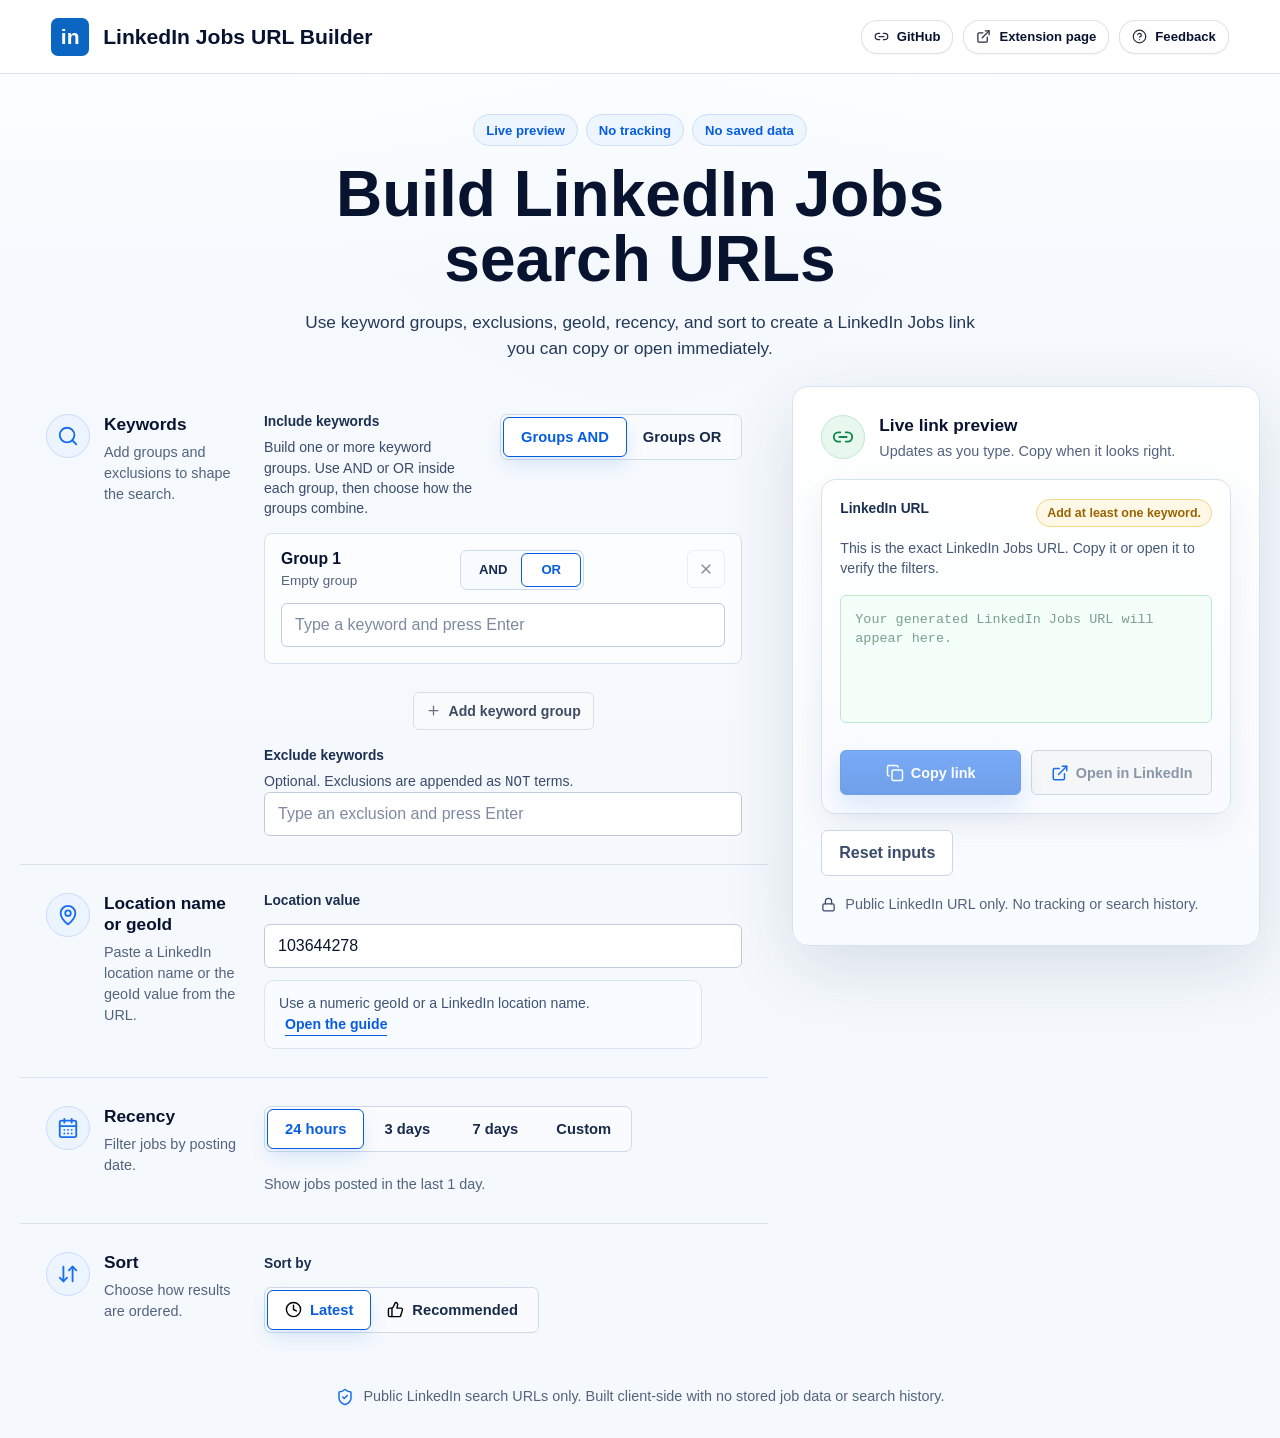
<file: landing/url-builder/index.html>
<!doctype html>
<html lang="en">
  <head>
    <meta charset="utf-8">
    <meta name="viewport" content="width=device-width, initial-scale=1">
    <title>LinkedIn Jobs URL Builder</title>
    <meta
      name="description"
      content="Build LinkedIn Jobs search URLs from keyword groups, exclusions, geoId, recency, and sort. Client-side only."
    >
    <link rel="stylesheet" href="./styles.css?v=advanced-boolean-3">
  </head>
  <body>
    <header class="topbar">
      <a class="brand" href="./" aria-label="LinkedIn Jobs URL Builder home">
        <span class="brand-mark">in</span>
        <span>LinkedIn Jobs URL Builder</span>
      </a>
      <div class="topbar-ctas" aria-label="Project links">
        <a class="topbar-cta" href="https://github.com/Ajandaghian/JobFocus_Assist" target="_blank" rel="noreferrer">
          <img src="./assets/icons/link-2.svg" alt="">
          <span>GitHub</span>
        </a>
        <a class="topbar-cta" href="https://github.com/Ajandaghian/JobFocus_Assist/blob/main/README.md" target="_blank" rel="noreferrer">
          <img src="./assets/icons/external-link.svg" alt="">
          <span>Extension page</span>
        </a>
        <a class="topbar-cta" href="https://github.com/Ajandaghian/JobFocus_Assist/issues/new" target="_blank" rel="noreferrer">
          <img src="./assets/icons/circle-help.svg" alt="">
          <span>Feedback</span>
        </a>
      </div>
    </header>

    <main>
      <section class="hero" aria-labelledby="page-title">
        <div class="hero-eyebrow">
          <span>Live preview</span>
          <span>No tracking</span>
          <span>No saved data</span>
        </div>
        <h1 id="page-title">Build LinkedIn Jobs search URLs</h1>
        <p>Use keyword groups, exclusions, geoId, recency, and sort to create a LinkedIn Jobs link you can copy or open immediately.</p>
      </section>

      <section class="builder-layout" aria-label="LinkedIn URL builder">
        <form class="builder-inputs" id="builder-form" novalidate>
          <section class="builder-row keywords-row" aria-labelledby="keywords-title">
            <aside class="row-label">
              <span class="row-icon"><img src="./assets/icons/search.svg" alt=""></span>
              <div>
                <h2 id="keywords-title">Keywords</h2>
                <p>Add groups and exclusions to shape the search.</p>
              </div>
            </aside>

            <div class="row-main">
              <div class="keyword-sections">
                <section class="keyword-section keyword-section--include" aria-labelledby="include-keywords-title">
                  <div class="section-head">
                    <div>
                      <span class="field-label" id="include-keywords-title">Include keywords</span>
                      <p>Build one or more keyword groups. Use AND or OR inside each group, then choose how the groups combine.</p>
                    </div>
                    <div class="segmented compact-segmented" role="radiogroup" aria-label="Join groups with">
                      <label>
                        <input type="radio" name="groupJoin" value="AND" checked>
                        <span>Groups AND</span>
                      </label>
                      <label>
                        <input type="radio" name="groupJoin" value="OR">
                        <span>Groups OR</span>
                      </label>
                    </div>
                  </div>

                  <div class="group-stack" id="group-stack" aria-live="polite"></div>

                  <div class="add-group-row">
                    <button class="secondary-button add-group-button" id="add-group-button" type="button">
                      <img src="./assets/icons/plus.svg" alt="">
                      Add keyword group
                    </button>
                  </div>
                </section>

                <section class="keyword-section keyword-section--exclude" aria-labelledby="exclude-keywords-title">
                  <div class="term-block">
                    <span class="field-label" id="exclude-keywords-title">Exclude keywords</span>
                    <p class="section-copy">Optional. Exclusions are appended as <code>NOT</code> terms.</p>
                    <input id="exclude-input" class="term-input" type="text" autocomplete="off" placeholder="Type an exclusion and press Enter">
                    <div class="chips" id="exclude-chips" aria-live="polite"></div>
                    <p class="chip-count" id="exclude-hint"></p>
                  </div>
                </section>
              </div>

              <div class="boolean-preview">
                <span class="field-label">Boolean preview</span>
                <code id="keyword-preview">Add keywords to preview the Boolean structure.</code>
              </div>
            </div>
          </section>

          <section class="builder-row" aria-labelledby="location-title">
            <aside class="row-label">
              <span class="row-icon"><img src="./assets/icons/map-pin.svg" alt=""></span>
              <div>
                <h2 id="location-title">Location name or geoId</h2>
                <p>Paste a LinkedIn location name or the geoId value from the URL.</p>
              </div>
            </aside>

            <div class="row-main location-stack">
              <label class="field-block">
                <span class="field-label">Location value</span>
                <input id="geo-id" type="text" inputmode="text" value="103644278" autocomplete="off" placeholder="geoId or location name">
              </label>
              <p class="field-note">Use a numeric geoId or a LinkedIn location name. <button class="text-link" type="button" data-open-guide>Open the guide</button></p>
            </div>
          </section>

          <section class="builder-row compact-row" aria-labelledby="recency-title">
            <aside class="row-label">
              <span class="row-icon"><img src="./assets/icons/calendar-days.svg" alt=""></span>
              <div>
                <h2 id="recency-title">Recency</h2>
                <p>Filter jobs by posting date.</p>
              </div>
            </aside>

            <div class="row-main compact-main">
              <div class="button-group" role="radiogroup" aria-label="Recency">
                <label><input type="radio" name="recency" value="1" checked><span>24 hours</span></label>
                <label><input type="radio" name="recency" value="3"><span>3 days</span></label>
                <label><input type="radio" name="recency" value="7"><span>7 days</span></label>
                <label><input type="radio" name="recency" value="custom"><span>Custom</span></label>
              </div>
              <label class="custom-days" id="custom-days-wrap">
                <span class="field-label">Custom days</span>
                <input id="custom-days" type="number" min="1" step="1" value="14">
              </label>
              <p class="hint" id="recency-copy">Show jobs posted in the last 7 days.</p>
            </div>
          </section>

          <section class="builder-row compact-row" aria-labelledby="sort-title">
            <aside class="row-label">
              <span class="row-icon"><img src="./assets/icons/arrow-down-up.svg" alt=""></span>
              <div>
                <h2 id="sort-title">Sort</h2>
                <p>Choose how results are ordered.</p>
              </div>
            </aside>

            <div class="row-main compact-main">
              <span class="field-label sort-label">Sort by</span>
              <div class="button-group" role="radiogroup" aria-label="Sort order">
                <label><input type="radio" name="sortBy" value="DD" checked><span><img src="./assets/icons/clock.svg" alt=""> Latest</span></label>
                <label><input type="radio" name="sortBy" value="R"><span><img src="./assets/icons/thumbs-up.svg" alt=""> Recommended</span></label>
              </div>
            </div>
          </section>
        </form>

        <aside class="generated-panel" aria-labelledby="output-title">
          <div class="generated-head">
            <span class="row-icon success"><img src="./assets/icons/link-2.svg" alt=""></span>
            <div>
              <h2 id="output-title">Live link preview</h2>
              <p>Updates as you type. Copy when it looks right.</p>
            </div>
          </div>

          <div class="preview-slab">
            <div class="url-card-head">
              <label for="generated-url">LinkedIn URL</label>
              <span class="status" id="status-text" aria-live="polite">Need keywords</span>
            </div>
            <p class="preview-copy">This is the exact LinkedIn Jobs URL. Copy it or open it to verify the filters.</p>
            <textarea id="generated-url" readonly rows="5" spellcheck="false" aria-label="Generated LinkedIn Jobs URL" placeholder="Your generated LinkedIn Jobs URL will appear here."></textarea>
            <div class="action-grid">
              <button id="copy-button" type="button"><img src="./assets/icons/copy.svg" alt=""> Copy link</button>
              <a id="open-link" href="#" target="_blank" rel="noreferrer"><img src="./assets/icons/external-link.svg" alt=""> Open in LinkedIn</a>
            </div>
          </div>

          <button class="reset-button" id="reset-button" type="button">Reset inputs</button>
          <p class="privacy-note"><img src="./assets/icons/lock.svg" alt=""> Public LinkedIn URL only. No tracking or search history.</p>
        </aside>
      </section>

      <dialog id="geo-guide-dialog" class="geo-dialog" aria-labelledby="geo-guide-dialog-title">
        <form method="dialog" class="geo-dialog__panel">
          <div class="geo-dialog__head">
            <div>
              <p class="dialog-eyebrow">Location guide</p>
              <h2 id="geo-guide-dialog-title">How to find geoId or a location name</h2>
              <p>Use this if you want the LinkedIn URL to target a place without guessing the value.</p>
            </div>
            <button class="icon-button dialog-close" value="close" type="submit" aria-label="Close guide">Close</button>
          </div>

          <div class="geo-steps">
            <article class="geo-step">
              <span class="step-number">1</span>
              <strong>Open LinkedIn Jobs</strong>
              <p>Go to linkedin.com/jobs and start a search.</p>
              <div class="mini-browser">
                <span class="brand-mark small">in</span>
                <span>Jobs</span>
                <span>software engineer</span>
              </div>
            </article>

            <article class="geo-step">
              <span class="step-number">2</span>
              <strong>Choose a location name</strong>
              <p>Select a country, region, or city from LinkedIn's location picker. The text you see there can also work in the builder.</p>
              <div class="mini-select">United States <img src="./assets/icons/x.svg" alt=""></div>
            </article>

            <article class="geo-step">
              <span class="step-number">3</span>
              <strong>Copy the geoId</strong>
              <p>If you want the numeric version, copy the value after <code>geoId=</code> in the LinkedIn URL.</p>
            </article>

            <figure class="guide-visual">
              <img class="guide-art" src="./assets/geoid-guide.png" alt="Browser URL illustration highlighting a LinkedIn geoId parameter">
              <figcaption>
                <strong>That's your geoId:</strong> <mark>103644278</mark>
              </figcaption>
            </figure>
          </div>

          <div class="geo-dialog__footer">
            <button class="dialog-primary" value="close" type="submit">Done</button>
          </div>
        </form>
      </dialog>

      <footer class="footer-note">
        <img src="./assets/icons/shield-check.svg" alt="">
        <span>Public LinkedIn search URLs only. Built client-side with no stored job data or search history.</span>
      </footer>
    </main>

    <script src="./app.js?v=advanced-boolean-3" defer></script>
  </body>
</html>
</file>
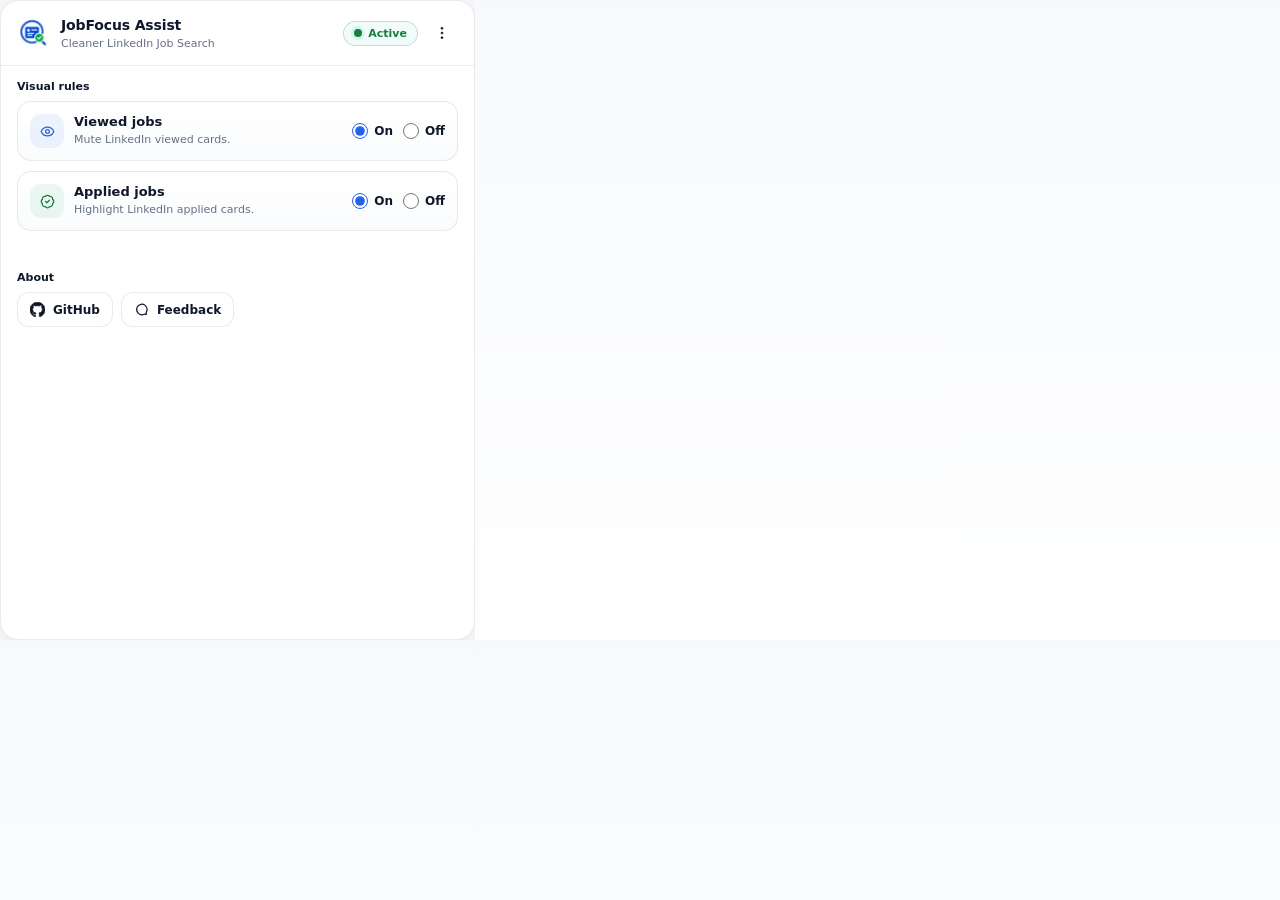
<file: popup.html>
<!doctype html>
<html lang="en">
  <head>
    <meta charset="utf-8" />
    <meta name="viewport" content="width=device-width, initial-scale=1" />
    <title>JobFocus Assist</title>
    <link rel="stylesheet" href="popup.css" />
  </head>
  <body>
    <div class="popup-shell">
      <header class="header">
        <div class="brand">
          <img
            class="brand-icon"
            alt=""
            src="assets/brand/jobfocus-assist-icon-32.png"
            width="32"
            height="32"
          />
          <div class="brand-copy">
            <div class="brand-title">JobFocus Assist</div>
            <div class="brand-subtitle">Cleaner LinkedIn Job Search</div>
          </div>
        </div>

        <div class="header-actions">
          <div id="status-pill" class="status-pill status-pill--active" aria-live="polite">
            <span class="status-pill__dot" aria-hidden="true"></span>
            <span id="status-pill-label">Active</span>
          </div>

          <div class="menu-anchor">
            <button id="menu-button" class="icon-button" type="button" aria-label="Open status menu" aria-expanded="false">
              <span class="icon" data-icon="moreVertical"></span>
            </button>

            <div id="menu-panel" class="menu-panel" hidden role="menu" aria-label="Extension status">
              <button id="menu-active" class="menu-item" type="button" role="menuitem">
                <span class="menu-item__icon" data-icon="check"></span>
                <span class="menu-item__label">Active</span>
              </button>
              <button id="menu-pause" class="menu-item" type="button" role="menuitem">
                <span class="menu-item__icon" data-icon="pause"></span>
                <span class="menu-item__label">Pause extension</span>
              </button>
            </div>
          </div>
        </div>
      </header>

      <main class="main">
        <section class="section">
          <div class="section-heading">Visual rules</div>

          <article class="rule-card">
            <div class="rule-card__lead">
              <div class="rule-badge rule-badge--viewed" aria-hidden="true">
                <span class="icon icon--small" data-icon="eye"></span>
              </div>
              <div>
                <div class="rule-title">Viewed jobs</div>
                <div class="rule-copy">Mute LinkedIn viewed cards.</div>
              </div>
            </div>

            <div class="radio-group" data-group="viewedEnabled">
              <label class="radio-option">
                <input type="radio" name="viewedEnabled" value="true" checked />
                <span>On</span>
              </label>
              <label class="radio-option">
                <input type="radio" name="viewedEnabled" value="false" />
                <span>Off</span>
              </label>
            </div>
          </article>

          <article class="rule-card">
            <div class="rule-card__lead">
              <div class="rule-badge rule-badge--applied" aria-hidden="true">
                <span class="icon icon--small" data-icon="badgeCheck"></span>
              </div>
              <div>
                <div class="rule-title">Applied jobs</div>
                <div class="rule-copy">Highlight LinkedIn applied cards.</div>
              </div>
            </div>

            <div class="radio-group" data-group="appliedEnabled">
              <label class="radio-option">
                <input type="radio" name="appliedEnabled" value="true" checked />
                <span>On</span>
              </label>
              <label class="radio-option">
                <input type="radio" name="appliedEnabled" value="false" />
                <span>Off</span>
              </label>
            </div>
          </article>

        </section>

        <section class="section section--about">
          <div class="section-heading">About</div>
          <div class="about-actions">
            <button class="about-button" type="button" data-action="github">
              <span class="icon icon--small" data-icon="github"></span>
              <span>GitHub</span>
            </button>
            <button class="about-button" type="button" data-action="feedback">
              <span class="icon icon--small" data-icon="messageCircle"></span>
              <span>Feedback</span>
            </button>
          </div>
        </section>
      </main>
    </div>

    <script src="popup.js"></script>
  </body>
</html>
</file>
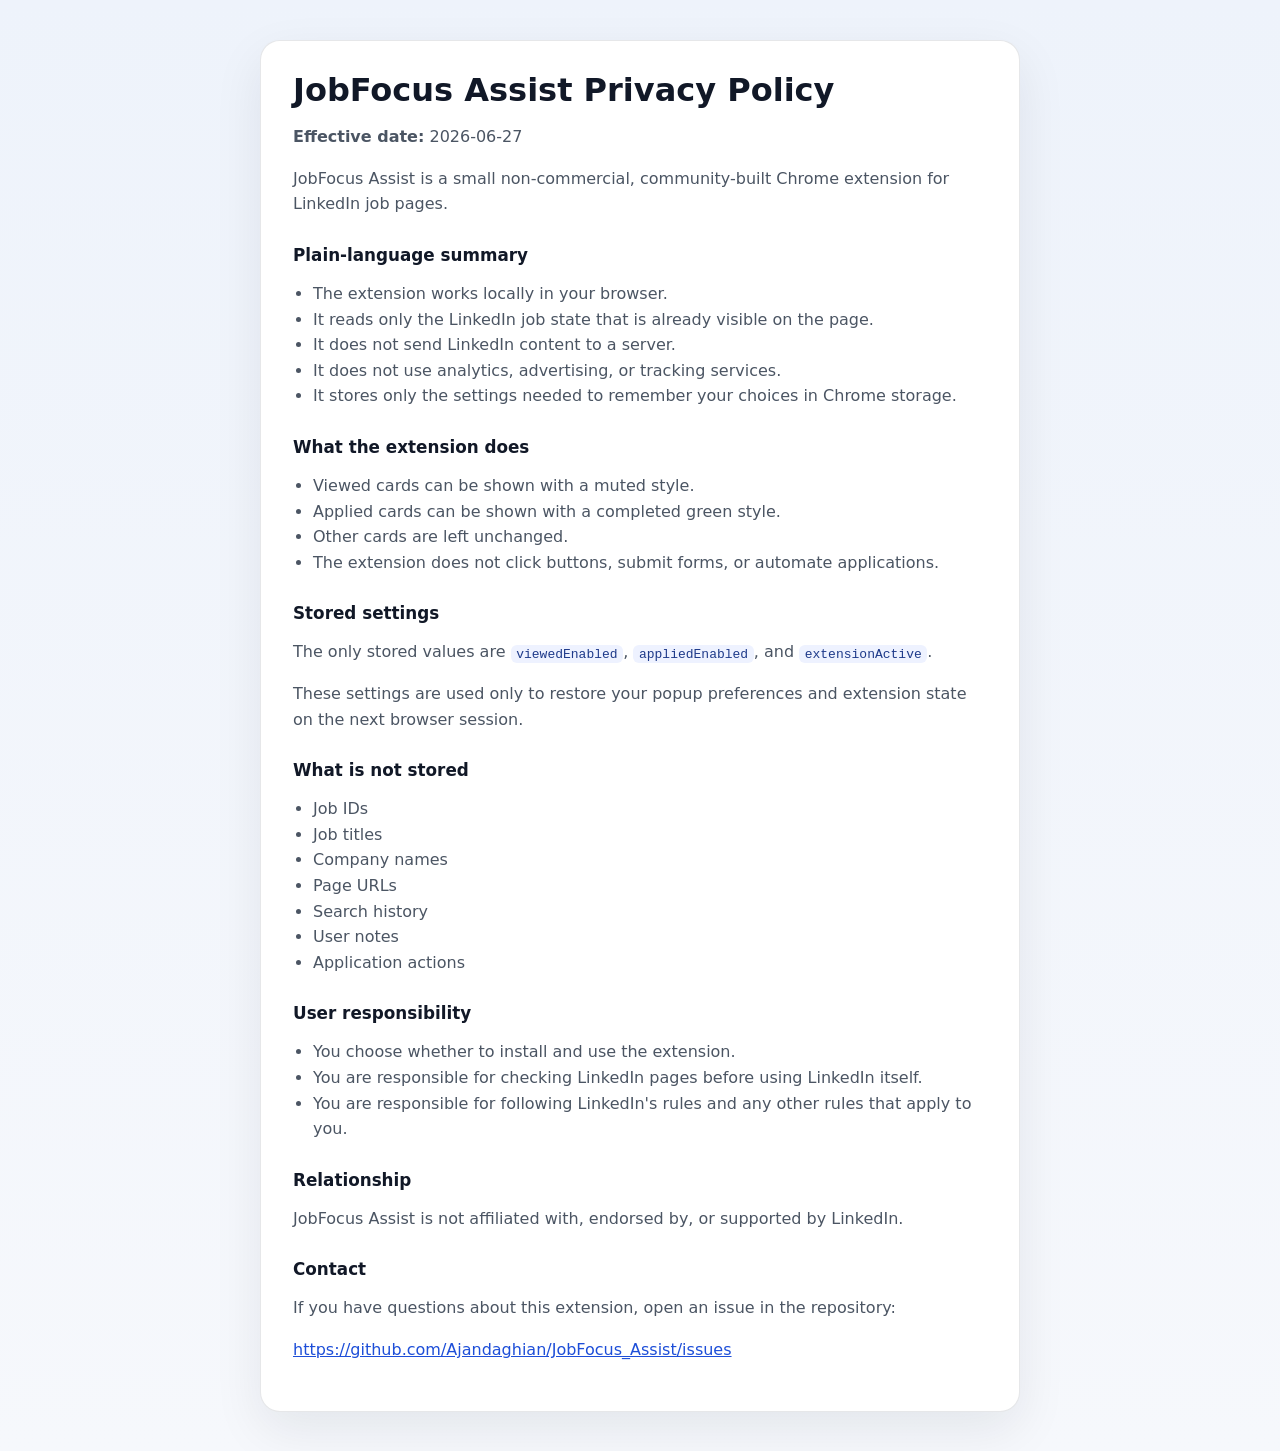
<file: privacy.html>
<!doctype html>
<html lang="en">
  <head>
    <meta charset="utf-8" />
    <meta name="viewport" content="width=device-width, initial-scale=1" />
    <title>JobFocus Assist Privacy Policy</title>
    <style>
      :root {
        color-scheme: light;
        --bg: #f6f8fc;
        --panel: #ffffff;
        --text: #111827;
        --muted: #4b5563;
        --border: rgba(17, 24, 39, 0.1);
        --accent: #1d4ed8;
      }

      * {
        box-sizing: border-box;
      }

      body {
        margin: 0;
        font-family: system-ui, -apple-system, BlinkMacSystemFont, "Segoe UI", sans-serif;
        background: linear-gradient(180deg, #eef3fb 0%, var(--bg) 100%);
        color: var(--text);
      }

      main {
        max-width: 760px;
        margin: 40px auto;
        padding: 32px;
        background: var(--panel);
        border: 1px solid var(--border);
        border-radius: 20px;
        box-shadow: 0 18px 50px rgba(15, 23, 42, 0.08);
      }

      h1 {
        margin: 0 0 12px;
        font-size: 2rem;
        line-height: 1.1;
      }

      h2 {
        margin: 28px 0 10px;
        font-size: 1.05rem;
      }

      p,
      li {
        color: var(--muted);
        line-height: 1.6;
      }

      ul {
        padding-left: 20px;
      }

      code {
        padding: 0.1rem 0.35rem;
        border-radius: 6px;
        background: #eef2ff;
        color: #1e3a8a;
      }

      a {
        color: var(--accent);
      }
    </style>
  </head>
  <body>
    <main>
      <h1>JobFocus Assist Privacy Policy</h1>
      <p><strong>Effective date:</strong> 2026-06-27</p>

      <p>JobFocus Assist is a small non-commercial, community-built Chrome extension for LinkedIn job pages.</p>

      <h2>Plain-language summary</h2>
      <ul>
        <li>The extension works locally in your browser.</li>
        <li>It reads only the LinkedIn job state that is already visible on the page.</li>
        <li>It does not send LinkedIn content to a server.</li>
        <li>It does not use analytics, advertising, or tracking services.</li>
        <li>It stores only the settings needed to remember your choices in Chrome storage.</li>
      </ul>

      <h2>What the extension does</h2>
      <ul>
        <li>Viewed cards can be shown with a muted style.</li>
        <li>Applied cards can be shown with a completed green style.</li>
        <li>Other cards are left unchanged.</li>
        <li>The extension does not click buttons, submit forms, or automate applications.</li>
      </ul>

      <h2>Stored settings</h2>
      <p>The only stored values are <code>viewedEnabled</code>, <code>appliedEnabled</code>, and <code>extensionActive</code>.</p>
      <p>These settings are used only to restore your popup preferences and extension state on the next browser session.</p>

      <h2>What is not stored</h2>
      <ul>
        <li>Job IDs</li>
        <li>Job titles</li>
        <li>Company names</li>
        <li>Page URLs</li>
        <li>Search history</li>
        <li>User notes</li>
        <li>Application actions</li>
      </ul>

      <h2>User responsibility</h2>
      <ul>
        <li>You choose whether to install and use the extension.</li>
        <li>You are responsible for checking LinkedIn pages before using LinkedIn itself.</li>
        <li>You are responsible for following LinkedIn's rules and any other rules that apply to you.</li>
      </ul>

      <h2>Relationship</h2>
      <p>JobFocus Assist is not affiliated with, endorsed by, or supported by LinkedIn.</p>

      <h2>Contact</h2>
      <p>If you have questions about this extension, open an issue in the repository:</p>
      <p><a href="https://github.com/Ajandaghian/JobFocus_Assist/issues">https://github.com/Ajandaghian/JobFocus_Assist/issues</a></p>
    </main>
  </body>
</html>
</file>
<file: landing/url-builder/styles.css>
:root {
  color-scheme: light;
  --page: #f5f9fd;
  --ink: #07132f;
  --muted: #53637e;
  --faint: #eef4fa;
  --line: #d9e3ef;
  --panel: #ffffff;
  --blue: #0a66c2;
  --blue-strong: #075de0;
  --blue-soft: #ecf4ff;
  --green: #168a4a;
  --green-soft: #e9f8ef;
  --amber: #9a6400;
  --shadow: 0 22px 70px rgba(26, 48, 78, 0.13);
  --radius: 8px;
  font-family: "Aptos", "Segoe UI", sans-serif;
}

* {
  box-sizing: border-box;
}

html {
  scroll-behavior: smooth;
}

body {
  margin: 0;
  color: var(--ink);
  background:
    linear-gradient(180deg, rgba(255, 255, 255, 0.9) 0, rgba(245, 249, 253, 0.96) 270px, var(--page) 100%),
    radial-gradient(circle at 50% 90px, rgba(10, 102, 194, 0.11), transparent 360px);
}

button,
input,
textarea {
  font: inherit;
}

img {
  display: block;
}

.topbar {
  position: sticky;
  top: 0;
  z-index: 5;
  display: flex;
  align-items: center;
  justify-content: space-between;
  gap: 24px;
  min-height: 74px;
  padding: 0 clamp(22px, 4vw, 64px);
  background: rgba(255, 255, 255, 0.88);
  border-bottom: 1px solid var(--line);
  backdrop-filter: blur(18px);
}

.brand {
  display: inline-flex;
  align-items: center;
  gap: 14px;
  min-width: 280px;
  color: var(--ink);
  font-size: 1.32rem;
  font-weight: 800;
  text-decoration: none;
}

.brand-mark {
  display: grid;
  width: 38px;
  height: 38px;
  place-items: center;
  color: #fff;
  background: var(--blue);
  border-radius: 7px;
  font-weight: 850;
  line-height: 1;
}

.topbar-signals {
  display: flex;
  align-items: center;
  flex-wrap: wrap;
  justify-content: flex-end;
  gap: 10px;
  color: #243554;
  font-size: 0.88rem;
}

.topbar-signals span {
  display: inline-flex;
  align-items: center;
  gap: 8px;
  min-height: 34px;
  padding: 0 12px;
  white-space: nowrap;
  background: #f7faff;
  border: 1px solid #dce7f3;
  border-radius: 999px;
}

a:focus-visible,
button:focus-visible,
input:focus-visible,
textarea:focus-visible,
.segmented input:focus-visible + span,
.button-group input:focus-visible + span {
  outline: 3px solid rgba(7, 93, 224, 0.36);
  outline-offset: 3px;
}

.topbar-signals img,
.helper-box img,
.primary-button img,
.url-line img,
.action-grid img,
.privacy-note img,
.footer-note img {
  width: 18px;
  height: 18px;
  filter: invert(32%) sepia(99%) saturate(2577%) hue-rotate(207deg) brightness(94%) contrast(98%);
}

main {
  width: min(1240px, calc(100% - 34px));
  margin: 0 auto;
  padding: 40px 0 32px;
}

.hero {
  max-width: 820px;
  margin: 0 auto 24px;
  text-align: center;
}

.hero-eyebrow {
  display: inline-flex;
  flex-wrap: wrap;
  justify-content: center;
  gap: 8px;
  margin-bottom: 16px;
}

.hero-eyebrow span {
  display: inline-flex;
  align-items: center;
  min-height: 32px;
  padding: 0 12px;
  color: var(--blue-strong);
  background: #edf5ff;
  border: 1px solid #cddffc;
  border-radius: 999px;
  font-size: 0.82rem;
  font-weight: 760;
}

.hero h1 {
  margin: 0;
  font-size: clamp(2.45rem, 5vw, 4.05rem);
  line-height: 1.02;
  letter-spacing: 0;
}

.hero p {
  max-width: 690px;
  margin: 16px auto 0;
  color: #243858;
  font-size: 1.08rem;
  line-height: 1.55;
}

.guide {
  background: rgba(255, 255, 255, 0.94);
  border: 1px solid var(--line);
  border-radius: 12px;
  box-shadow: var(--shadow);
}

.builder-layout {
  display: grid;
  grid-template-columns: minmax(0, 1.6fr) minmax(400px, 1fr);
  align-items: start;
  gap: 24px;
}

.builder-inputs {
  min-width: 0;
}

.builder-row {
  display: grid;
  grid-template-columns: 190px minmax(0, 1fr);
  gap: 28px;
  padding: 28px 26px;
  border-bottom: 1px solid var(--line);
}

.compact-row,
.generate-row {
  grid-template-columns: 190px minmax(0, 1fr);
}

.builder-row:last-child {
  border-bottom: 0;
}

.row-label {
  display: flex;
  gap: 14px;
  align-items: flex-start;
}

.row-icon {
  display: grid;
  flex: 0 0 auto;
  width: 44px;
  height: 44px;
  place-items: center;
  background: var(--blue-soft);
  border: 1px solid #c9ddff;
  border-radius: 999px;
}

.row-icon.success {
  background: var(--green-soft);
  border-color: #bde8cf;
}

.row-icon img {
  width: 22px;
  height: 22px;
  filter: invert(32%) sepia(99%) saturate(2577%) hue-rotate(207deg) brightness(94%) contrast(98%);
}

.row-icon.success img {
  filter: invert(39%) sepia(94%) saturate(512%) hue-rotate(98deg) brightness(85%) contrast(91%);
}

h2,
h3,
p {
  margin-top: 0;
}

.row-label h2,
.guide h2 {
  margin-bottom: 7px;
  font-size: 1.08rem;
}

.row-label p,
.hint,
.states-panel small,
.helper-box p,
.privacy-note,
.guide li span,
.footer-note {
  color: var(--muted);
  font-size: 0.9rem;
  line-height: 1.45;
}

.row-main {
  min-width: 0;
}

.mode-line {
  display: flex;
  align-items: flex-start;
  justify-content: space-between;
  gap: 22px;
  margin-bottom: 22px;
}

.mode-line p {
  margin: 7px 0 0;
  color: #394b6a;
  font-size: 0.88rem;
}

.field-label,
.preview-slab label {
  display: block;
  margin-bottom: 8px;
  color: #1b2f50;
  font-size: 0.86rem;
  font-weight: 760;
}

.segmented,
.button-group {
  display: inline-flex;
  padding: 3px;
  background: #f9fbfe;
  border: 1px solid #cfdae8;
  border-radius: 7px;
}

.segmented label,
.button-group label {
  cursor: pointer;
}

.segmented input,
.button-group input {
  position: absolute;
  opacity: 0;
  pointer-events: none;
}

.segmented span,
.button-group span {
  display: inline-flex;
  align-items: center;
  justify-content: center;
  gap: 8px;
  min-width: 88px;
  min-height: 38px;
  padding: 0 17px;
  color: #182a49;
  border-radius: 5px;
  font-size: 0.92rem;
  font-weight: 760;
  white-space: nowrap;
}

.compact-segmented span {
  min-width: 112px;
}

.button-group img {
  width: 17px;
  height: 17px;
}

.segmented input:checked + span,
.button-group input:checked + span {
  color: var(--blue-strong);
  background: #fff;
  outline: 1px solid var(--blue-strong);
  box-shadow: 0 8px 18px rgba(7, 93, 224, 0.13);
}

.term-block + .divider {
  margin: 22px 0;
}

.divider {
  height: 1px;
  background: var(--line);
}

.group-stack {
  display: grid;
  gap: 14px;
}

.keyword-sections {
  display: grid;
  gap: 18px;
}

.keyword-section {
  display: grid;
  gap: 14px;
}

.section-head {
  display: flex;
  align-items: flex-start;
  justify-content: space-between;
  gap: 20px;
}

.section-head p,
.section-copy {
  margin: 7px 0 0;
  color: #394b6a;
  font-size: 0.88rem;
  line-height: 1.45;
}

.add-group-row {
  display: flex;
  justify-content: center;
}

.keyword-group {
  padding: 16px;
  background: #fbfdff;
  border: 1px solid #d6e1ef;
  border-radius: 8px;
}

.keyword-group-head {
  display: flex;
  align-items: flex-start;
  justify-content: space-between;
  gap: 14px;
  margin-bottom: 13px;
}

.keyword-group h3 {
  margin: 0 0 5px;
  font-size: 0.98rem;
}

.keyword-group p {
  margin: 0;
  color: var(--muted);
  font-size: 0.84rem;
}

.group-controls {
  display: inline-flex;
  flex: 0 0 auto;
  padding: 3px;
  background: #f8fbff;
  border: 1px solid #cfdae8;
  border-radius: 7px;
}

.group-controls input {
  position: absolute;
  opacity: 0;
  pointer-events: none;
}

.group-controls span {
  display: inline-flex;
  align-items: center;
  justify-content: center;
  min-width: 58px;
  min-height: 32px;
  padding: 0 10px;
  color: #182a49;
  border-radius: 5px;
  font-size: 0.82rem;
  font-weight: 780;
}

.group-controls input:checked + span {
  color: var(--blue-strong);
  background: #fff;
  outline: 1px solid var(--blue-strong);
}

.icon-button {
  display: inline-grid;
  place-items: center;
  width: 38px;
  min-height: 38px;
  padding: 0;
  color: #4b5b73;
  background: #fff;
  border: 1px solid #d2ddea;
  border-radius: 6px;
  cursor: pointer;
}

.icon-button img {
  width: 16px;
  height: 16px;
}

.icon-button:disabled {
  cursor: not-allowed;
  opacity: 0.45;
}

.secondary-button,
.reset-button {
  display: inline-flex;
  align-items: center;
  justify-content: center;
  gap: 8px;
  min-height: 42px;
  color: var(--blue-strong);
  background: #fff;
  border: 1px solid #cbd7e5;
  border-radius: 6px;
  font-weight: 760;
  cursor: pointer;
}

.secondary-button {
  margin-top: 14px;
  padding: 0 14px;
}

.secondary-button img {
  width: 17px;
  height: 17px;
}

.add-group-button {
  min-height: 38px;
  padding: 0 12px;
  color: #3e4c63;
  background: #f8fafc;
  border-color: #d7dfeb;
  box-shadow: none;
  font-size: 0.88rem;
  font-weight: 700;
  justify-self: center;
}

.add-group-button img {
  width: 15px;
  height: 15px;
  filter: invert(46%) sepia(12%) saturate(486%) hue-rotate(178deg) brightness(92%) contrast(88%);
}

.add-group-button:hover,
.add-group-button:focus-visible {
  color: #2f3d53;
  background: #f2f5f9;
  border-color: #c9d3e1;
}

.term-input,
.location-stack input,
.custom-days input,
.preview-slab textarea {
  width: 100%;
  color: var(--ink);
  background: #fff;
  border: 1px solid #bfcbdb;
  border-radius: 6px;
  outline: 0;
}

.term-input,
.location-stack input,
.custom-days input {
  height: 44px;
  padding: 0 13px;
}

.term-input::placeholder {
  color: #7d8aa2;
}

.term-input:focus,
.location-stack input:focus,
.custom-days input:focus,
.preview-slab textarea:focus {
  border-color: var(--blue-strong);
  box-shadow: 0 0 0 3px rgba(7, 93, 224, 0.13);
}

.hint {
  margin: 8px 0 0;
}

.chips {
  display: flex;
  flex-wrap: wrap;
  gap: 7px;
  min-height: 30px;
  margin-top: 16px;
}

.chip {
  display: inline-flex;
  align-items: center;
  max-width: 100%;
  gap: 6px;
  padding: 6px 9px;
  color: #014eb7;
  background: var(--blue-soft);
  border: 1px solid #c9dcff;
  border-radius: 6px;
  font-size: 0.82rem;
  font-weight: 700;
  line-height: 1;
}

.chip.exclude {
  color: #28344d;
  background: #f7f9fc;
  border-color: #d9e1ec;
}

.chip span {
  overflow-wrap: anywhere;
}

.chip button {
  display: grid;
  width: 16px;
  height: 16px;
  place-items: center;
  padding: 0;
  color: currentColor;
  background: transparent;
  border: 0;
  border-radius: 999px;
  cursor: pointer;
}

.chip button:hover,
.chip button:focus-visible {
  background: rgba(1, 78, 183, 0.1);
}

.chip button img {
  width: 10px;
  height: 10px;
}

.chip-count {
  min-height: 20px;
  margin: 5px 0 0;
  color: var(--green);
  font-size: 0.84rem;
  font-weight: 650;
}

.add-group-button + .divider {
  margin: 22px 0;
}

.boolean-preview {
  margin-top: 18px;
  padding: 14px 16px;
  background: #f8fbff;
  border: 1px solid #dbe5f1;
  border-radius: 8px;
}

.boolean-preview code {
  display: block;
  overflow-wrap: anywhere;
  color: #12315f;
  font-size: 0.9rem;
  line-height: 1.52;
}

.states-panel,
.helper-box {
  align-self: start;
  padding: 22px;
  background: #fbfdff;
  border: 1px solid #d6e1ef;
  border-radius: 8px;
}

.states-panel h3 {
  margin-bottom: 18px;
  font-size: 0.98rem;
}

.state-demo + .state-demo {
  margin-top: 22px;
}

.state-demo span {
  display: block;
  margin-bottom: 9px;
  font-size: 0.84rem;
  font-weight: 780;
}

.demo-input {
  min-height: 40px;
  padding: 12px 13px;
  color: #76849e;
  background: #fff;
  border: 1px solid #bfcbdc;
  border-radius: 6px;
  font-size: 0.86rem;
}

.demo-input.active {
  color: var(--ink);
  border-color: var(--blue-strong);
  box-shadow: 0 0 0 3px rgba(7, 93, 224, 0.1);
}

.demo-chip {
  display: inline-flex;
  align-items: center;
  gap: 8px;
  padding: 9px 11px;
  color: #014eb7;
  background: var(--blue-soft);
  border: 1px solid #c9dcff;
  border-radius: 6px;
  font-size: 0.86rem;
  font-weight: 700;
}

.demo-chip img {
  width: 14px;
  height: 14px;
}

.state-demo small {
  display: block;
  margin-top: 9px;
}

.location-stack {
  display: grid;
  gap: 12px;
  align-content: start;
}

.field-block {
  display: grid;
  gap: 8px;
}

.error-text {
  display: block;
  min-height: 20px;
  margin-top: 6px;
  color: #b42318;
  font-size: 0.82rem;
}

.field-note {
  max-width: 56ch;
  margin: 0;
  padding: 12px 14px;
  color: #3f5374;
  background: #f8fbff;
  border: 1px solid #dbe5f1;
  border-radius: 10px;
  font-size: 0.88rem;
  line-height: 1.5;
}

.field-note code {
  color: #12315f;
}

.helper-box div {
  display: flex;
  align-items: center;
  gap: 8px;
  color: var(--blue-strong);
}

.helper-box p {
  margin: 10px 0 12px;
}

.helper-box a {
  color: var(--blue-strong);
  font-size: 0.88rem;
  font-weight: 760;
  text-decoration: none;
}

.compact-main {
  display: flex;
  flex-wrap: wrap;
  align-items: center;
  gap: 14px;
}

.compact-main .hint {
  flex-basis: 100%;
}

.sort-label {
  flex-basis: 100%;
  margin-bottom: -6px;
}

.custom-days {
  display: none;
  width: 140px;
}

.custom-days.is-visible {
  display: block;
}

.generate-row {
  background: linear-gradient(180deg, #fff, #fbfdff);
}

.generated-panel {
  position: sticky;
  top: 92px;
  display: grid;
  gap: 16px;
  min-width: 0;
  min-height: 560px;
  padding: 28px;
  background: linear-gradient(180deg, #ffffff 0%, #f8fbff 100%);
  border: 1px solid var(--line);
  border-radius: 16px;
  box-shadow: var(--shadow);
}

.generated-head {
  display: flex;
  align-items: flex-start;
  gap: 14px;
}

.generated-head h2 {
  margin: 0 0 7px;
  font-size: 1.08rem;
}

.generated-head p {
  margin: 0;
  color: var(--muted);
  font-size: 0.9rem;
}

.preview-slab {
  display: grid;
  gap: 15px;
  padding: 18px;
  background: linear-gradient(180deg, #ffffff, #f8fbff);
  border: 1px solid #d7e2ef;
  border-radius: 14px;
  box-shadow: 0 14px 36px rgba(26, 48, 78, 0.08);
}

.preview-copy {
  margin: -4px 0 0;
  color: #445875;
  font-size: 0.88rem;
  line-height: 1.45;
}

.url-card-head {
  display: flex;
  align-items: center;
  justify-content: space-between;
  gap: 14px;
}

.status {
  display: inline-flex;
  align-items: center;
  min-height: 28px;
  padding: 0 10px;
  color: var(--amber);
  background: #fff8e6;
  border: 1px solid #f3d68a;
  border-radius: 999px;
  font-size: 0.78rem;
  font-weight: 760;
  white-space: nowrap;
}

.status.ready,
.status.copied {
  color: var(--green);
  background: var(--green-soft);
  border-color: #bde8cf;
}

.url-line {
  display: grid;
  grid-template-columns: minmax(0, 1fr) minmax(92px, auto) minmax(150px, auto);
  gap: 10px;
  align-items: stretch;
}

.preview-slab textarea {
  min-height: 94px;
  padding: 14px;
  color: #086232;
  background: #f5fffa;
  border-color: #bfe8cf;
  resize: none;
  line-height: 1.45;
  font-family: "SFMono-Regular", "Consolas", "Liberation Mono", monospace;
  font-size: 0.84rem;
}

.preview-slab textarea::placeholder {
  color: #78a08c;
}

.action-grid {
  display: grid;
  grid-template-columns: repeat(2, minmax(0, 1fr));
  gap: 10px;
  margin-top: 12px;
}

.action-grid button,
.action-grid a {
  display: inline-flex;
  align-items: center;
  justify-content: center;
  gap: 7px;
  min-height: 44px;
  padding: 0 14px;
  color: var(--blue-strong);
  background: #fff;
  border: 1px solid #cbd7e5;
  border-radius: 6px;
  font-size: 0.9rem;
  font-weight: 760;
  text-decoration: none;
  cursor: pointer;
  width: 100%;
}

#copy-button {
  color: #fff;
  background: linear-gradient(180deg, #1269f0, #0055d6);
  border: 1px solid #0055d6;
  box-shadow: 0 12px 24px rgba(7, 93, 224, 0.22);
  font-weight: 800;
}

#copy-button img {
  filter: brightness(0) invert(1);
}

#copy-button:disabled {
  cursor: not-allowed;
  opacity: 0.55;
}

.action-grid button:disabled,
.action-grid a.is-disabled {
  pointer-events: none;
  color: #8a96a8;
  background: #f4f6f8;
}

.reset-button {
  justify-self: start;
  min-width: 132px;
  padding: 0 16px;
  color: #394b6a;
}

.privacy-note {
  display: flex;
  align-items: center;
  gap: 9px;
  margin: 0;
}

.privacy-note img {
  width: 15px;
  height: 15px;
  filter: invert(26%) sepia(22%) saturate(1017%) hue-rotate(184deg) brightness(89%) contrast(86%);
}

.guide {
  margin-top: 18px;
  padding: 24px;
}

.geo-help {
  display: grid;
  gap: 18px;
}

.geo-help summary {
  list-style: none;
  cursor: pointer;
}

.geo-help summary::-webkit-details-marker {
  display: none;
}

.guide-heading {
  display: grid;
  grid-template-columns: auto minmax(0, 1fr) auto;
  align-items: center;
  gap: 14px;
  padding: 2px 2px 2px 0;
  margin-bottom: 0;
}

.guide-heading h2 {
  margin: 0;
}

.guide-heading p {
  margin: 4px 0 0;
  color: var(--muted);
  font-size: 0.88rem;
  line-height: 1.45;
}

.guide-heading h2 span {
  color: var(--muted);
  font-size: 0.92rem;
  font-weight: 650;
}

.guide-summary-copy {
  display: inline-flex;
  align-items: center;
  min-height: 34px;
  padding: 0 12px;
  color: var(--blue-strong);
  background: #edf5ff;
  border: 1px solid #d0e0fb;
  border-radius: 999px;
  font-size: 0.82rem;
  font-weight: 760;
  white-space: nowrap;
}

.guide ol {
  display: grid;
  grid-template-columns: repeat(3, minmax(0, 1fr));
  gap: 20px;
  margin: 18px 0 0;
  padding: 0;
  list-style: none;
}

.geo-steps {
  display: grid;
  grid-template-columns: 1fr 1fr 1fr 1.15fr;
  gap: 20px;
  align-items: stretch;
}

.geo-step {
  position: relative;
  min-width: 0;
  padding-left: 46px;
  padding-right: 18px;
  border-right: 1px solid var(--line);
}

.geo-step:nth-child(3) {
  border-right: 0;
}

.geo-step strong {
  display: block;
  margin-bottom: 8px;
  font-size: 1rem;
}

.geo-step p {
  min-height: 52px;
  margin: 0 0 16px;
  color: var(--muted);
  font-size: 0.92rem;
  line-height: 1.45;
}

.step-number {
  position: absolute;
  left: 0;
  top: 0;
  display: grid;
  width: 32px;
  height: 32px;
  place-items: center;
  color: #fff;
  background: var(--blue);
  border-radius: 999px;
  font-size: 0.9rem;
  font-weight: 850;
}

.mini-browser,
.mini-select,
.mini-url {
  display: flex;
  align-items: center;
  gap: 8px;
  min-height: 54px;
  padding: 12px 12px;
  background: #fff;
  border: 1px solid #d6e1ef;
  border-radius: 10px;
  box-shadow: 0 10px 22px rgba(26, 48, 78, 0.08);
  color: #243858;
  font-size: 0.88rem;
}

.brand-mark.small {
  width: 28px;
  height: 28px;
  border-radius: 5px;
}

.mini-select {
  justify-content: space-between;
}

.mini-select img {
  width: 16px;
  height: 16px;
}

.mini-url {
  overflow-wrap: anywhere;
}

mark {
  padding: 1px 4px;
  color: #075de0;
  background: #dceaff;
  border-radius: 4px;
}

.guide li {
  position: relative;
  min-width: 0;
  padding-left: 42px;
}

.guide li::before {
  position: absolute;
  left: 0;
  top: 0;
  display: grid;
  width: 30px;
  height: 30px;
  place-items: center;
  color: #fff;
  background: var(--blue);
  border-radius: 999px;
  font-size: 0.86rem;
  font-weight: 850;
  content: counter(list-item);
}

.guide strong {
  display: block;
  margin-bottom: 6px;
  font-size: 0.9rem;
}

.guide-visual {
  margin: 0;
  text-align: center;
  align-self: stretch;
  display: grid;
  align-content: center;
  justify-items: stretch;
}

.guide-art {
  width: 100%;
  max-width: 100%;
  border: 1px solid #d8e3ef;
  border-radius: 8px;
  box-shadow: 0 14px 34px rgba(26, 48, 78, 0.13);
}

.guide-visual figcaption {
  margin-top: 12px;
  color: #394b6a;
  font-size: 0.97rem;
  line-height: 1.45;
}

.guide-visual figcaption mark {
  display: inline-block;
  margin-left: 6px;
  color: var(--green);
  background: var(--green-soft);
  border: 1px solid #bde8cf;
  border-radius: 999px;
  font-weight: 760;
}

.footer-note {
  display: flex;
  align-items: center;
  justify-content: center;
  gap: 10px;
  padding: 22px 0 0;
}

@media (max-width: 1030px) {
  .topbar {
    align-items: flex-start;
    flex-direction: column;
    padding-top: 16px;
    padding-bottom: 16px;
  }

  .brand {
    min-width: 0;
  }

  .topbar-signals {
    justify-content: flex-start;
    gap: 10px 22px;
  }

  .builder-layout {
    grid-template-columns: 1fr;
  }

  .generated-panel {
    border: 1px solid var(--line);
  }

  .builder-row,
  .compact-row,
  .generate-row {
    grid-template-columns: 180px minmax(0, 1fr);
  }

  .keywords-row {
    grid-template-columns: 180px minmax(0, 1fr);
  }

  .states-panel,
  .helper-box {
    grid-column: 2;
  }

  .geo-steps {
    grid-template-columns: 1fr 1fr;
  }

  .geo-step:nth-child(2) {
    border-right: 0;
  }

  .geo-step:nth-child(3) {
    border-right: 1px solid var(--line);
  }
}

@media (max-width: 760px) {
  .topbar {
    position: static;
    padding: 18px;
  }

  .topbar-signals {
    justify-content: flex-start;
    gap: 10px 18px;
  }

  main {
    width: min(100% - 24px, 1240px);
    padding-top: 30px;
  }

  .hero {
    text-align: left;
  }

  .hero-eyebrow {
    justify-content: flex-start;
  }

  .hero h1 {
    font-size: clamp(2.15rem, 11vw, 3rem);
  }

  .hero p {
    font-size: 1rem;
  }

  .builder-row,
  .compact-row,
  .generate-row,
  .keywords-row {
    grid-template-columns: 1fr;
    gap: 18px;
    padding: 22px 18px;
  }

  .states-panel,
  .helper-box {
    grid-column: auto;
  }

  .mode-line,
  .url-card-head {
    flex-direction: column;
    align-items: stretch;
  }

  .section-head {
    flex-direction: column;
    align-items: stretch;
  }

  .segmented,
  .button-group {
    display: grid;
    grid-template-columns: repeat(2, minmax(0, 1fr));
    width: 100%;
  }

  .segmented span,
  .button-group span {
    min-width: 0;
  }

  .location-stack,
  .url-line,
  .guide ol,
  .geo-steps,
  .action-grid {
    grid-template-columns: 1fr;
  }

  .guide-heading {
    grid-template-columns: auto minmax(0, 1fr);
  }

  .guide-summary-copy {
    grid-column: 2;
    justify-self: start;
  }

  .keyword-group-head {
    flex-direction: column;
  }

  .group-controls {
    width: 100%;
  }

  .group-controls label {
    flex: 1;
  }

  .group-controls span {
    width: 100%;
  }

  .geo-step {
    border-right: 0;
    border-bottom: 1px solid var(--line);
    padding-bottom: 18px;
  }

  .guide {
    padding: 20px 18px;
  }

  .field-note {
    max-width: none;
  }

  .guide-visual {
    order: -1;
  }
}


.topbar-ctas {
  display: flex;
  align-items: center;
  flex-wrap: wrap;
  justify-content: flex-end;
  gap: 10px;
}

.topbar-cta {
  display: inline-flex;
  align-items: center;
  gap: 8px;
  min-height: 34px;
  padding: 0 12px;
  color: var(--blue-strong);
  background: #edf5ff;
  border: 1px solid #d0e0fb;
  border-radius: 999px;
  font-size: 0.82rem;
  font-weight: 760;
  text-decoration: none;
  white-space: nowrap;
}

.topbar-cta:hover,
.topbar-cta:focus-visible {
  background: #e3efff;
}

.topbar-cta img {
  width: 14px;
  height: 14px;
}

.text-link {
  display: inline-flex;
  align-items: center;
  padding: 0;
  margin-left: 6px;
  color: var(--blue-strong);
  background: transparent;
  border: 0;
  border-bottom: 1px solid currentColor;
  cursor: pointer;
  font-weight: 760;
}

.text-link:hover,
.text-link:focus-visible {
  opacity: 0.85;
}

.chips:empty,
.chip-count:empty {
  display: none;
}

.boolean-preview.is-empty {
  display: none;
}

.chips {
  min-height: 0;
}

.guide--compact {
  margin-top: 18px;
  padding: 20px 24px;
}

.guide-compact {
  display: flex;
  align-items: center;
  justify-content: space-between;
  gap: 16px;
}

.guide-compact h2 {
  margin: 0 0 4px;
  font-size: 1.02rem;
}

.guide-compact p {
  margin: 0;
  color: var(--muted);
  font-size: 0.88rem;
  line-height: 1.45;
}

.guide-launch-button {
  display: inline-flex;
  align-items: center;
  justify-content: center;
  min-height: 38px;
  padding: 0 14px;
  color: var(--blue-strong);
  background: #fff;
  border: 1px solid #cbd7e5;
  border-radius: 999px;
  cursor: pointer;
  font-weight: 760;
  white-space: nowrap;
}

.guide-launch-button:hover,
.guide-launch-button:focus-visible {
  background: #f6f9ff;
}

.geo-dialog {
  width: min(1540px, calc(100vw - 24px));
  max-height: calc(100vh - 24px);
  padding: 0;
  border: 0;
  background: transparent;
}

.geo-dialog::backdrop {
  background: rgba(15, 23, 42, 0.46);
  backdrop-filter: blur(6px);
}

.geo-dialog__panel {
  display: grid;
  gap: 22px;
  padding: 40px 44px 34px;
  background: linear-gradient(180deg, #ffffff 0%, #f8fbff 100%);
  border: 1px solid var(--line);
  border-radius: 28px;
  box-shadow: var(--shadow);
  overflow: auto;
}

.geo-dialog__head {
  display: flex;
  align-items: flex-start;
  justify-content: space-between;
  gap: 24px;
}

.dialog-eyebrow {
  margin: 0 0 6px;
  color: var(--blue-strong);
  font-size: 0.8rem;
  font-weight: 800;
  letter-spacing: 0.01em;
  text-transform: uppercase;
}

.geo-dialog__head h2 {
  margin: 0 0 8px;
  font-size: 1.38rem;
}

.geo-dialog__head p:last-child {
  margin: 0;
  color: var(--muted);
  font-size: 1rem;
  line-height: 1.45;
}

.dialog-close {
  flex: 0 0 auto;
}

.geo-dialog__footer {
  display: flex;
  justify-content: flex-end;
  padding-top: 4px;
}

.dialog-primary {
  display: inline-flex;
  align-items: center;
  justify-content: center;
  min-height: 40px;
  padding: 0 16px;
  color: #fff;
  background: linear-gradient(180deg, #1269f0, #0055d6);
  border: 1px solid #0055d6;
  border-radius: 999px;
  box-shadow: 0 12px 24px rgba(7, 93, 224, 0.22);
  font-weight: 800;
  cursor: pointer;
}

.dialog-primary:hover,
.dialog-primary:focus-visible {
  filter: brightness(1.02);
}

@media (max-width: 1030px) {
  .topbar-ctas {
    justify-content: flex-start;
  }
}

@media (max-width: 760px) {
  .topbar-ctas {
    justify-content: flex-start;
  }

  .guide-compact,
  .geo-dialog__head {
    flex-direction: column;
    align-items: stretch;
  }

  .guide-launch-button,
  .dialog-primary {
    width: 100%;
  }

  .geo-dialog {
    width: calc(100vw - 20px);
    max-height: calc(100vh - 20px);
  }

  .geo-dialog__panel {
    padding: 18px;
  }

  .text-link {
    margin-left: 0;
    margin-top: 6px;
  }
}


.topbar-cta,
.guide-launch-button,
.dialog-primary {
  background: #ffffff;
  border: 1px solid rgba(15, 23, 42, 0.12);
  color: var(--ink);
  box-shadow: 0 1px 2px rgba(15, 23, 42, 0.04);
}

.topbar-cta:hover,
.topbar-cta:focus-visible,
.guide-launch-button:hover,
.guide-launch-button:focus-visible,
.dialog-primary:hover,
.dialog-primary:focus-visible {
  background: #f8fbff;
}

.topbar-cta {
  border-radius: 16px;
  font-weight: 700;
}

.topbar-cta img {
  width: 15px;
  height: 15px;
  filter: invert(14%) sepia(17%) saturate(1016%) hue-rotate(182deg) brightness(93%) contrast(89%);
}

.guide-launch-button,
.dialog-primary {
  border-radius: 16px;
  font-weight: 700;
}

.dialog-primary {
  min-height: 42px;
}

.topbar-cta:hover,
.topbar-cta:focus-visible,
.guide-launch-button:hover,
.guide-launch-button:focus-visible,
.dialog-primary:hover,
.dialog-primary:focus-visible {
  box-shadow: 0 4px 12px rgba(15, 23, 42, 0.08);
}
</file>
<file: popup.css>
:root {
  color-scheme: light;
  --bg: #f4f7fb;
  --panel: #ffffff;
  --panel-2: #f8fbff;
  --border: rgba(15, 23, 42, 0.09);
  --border-strong: rgba(15, 23, 42, 0.14);
  --text: #0f172a;
  --muted: #667085;
  --blue: #2563eb;
  --blue-soft: rgba(37, 99, 235, 0.08);
  --green: #15803d;
  --green-soft: rgba(22, 163, 74, 0.08);
  --shadow: 0 24px 60px rgba(15, 23, 42, 0.12);
  --popup-max-height: 640px;
}

* {
  box-sizing: border-box;
}

[hidden] {
  display: none !important;
}

html,
body {
  margin: 0;
  width: 475px;
  min-width: 475px;
  max-width: 475px;
  height: var(--popup-max-height);
  min-height: var(--popup-max-height);
  max-height: var(--popup-max-height);
  overflow: hidden;
  background: linear-gradient(180deg, #f7f9fd 0%, #ffffff 100%);
  color: var(--text);
  font-family: "Segoe UI Variable", "Segoe UI", system-ui, -apple-system, BlinkMacSystemFont, sans-serif;
}

body {
  padding: 0;
}

button,
input {
  font: inherit;
}

button {
  color: inherit;
}

.popup-shell {
  display: flex;
  flex-direction: column;
  height: 100%;
  min-height: 100%;
  max-height: 100%;
  overflow: hidden;
  border: 1px solid var(--border);
  border-radius: 18px;
  background: var(--panel);
  box-shadow: var(--shadow);
}

.header {
  display: flex;
  align-items: flex-start;
  justify-content: space-between;
  gap: 16px;
  padding: 16px 16px 14px;
  border-bottom: 1px solid rgba(15, 23, 42, 0.08);
}

.brand {
  display: flex;
  align-items: center;
  gap: 10px;
  min-width: 0;
}

.brand-icon {
  width: 34px;
  height: 34px;
  border-radius: 10px;
  flex: 0 0 auto;
}

.brand-copy {
  min-width: 0;
}

.brand-title {
  font-size: 14px;
  font-weight: 700;
  line-height: 1.1;
  letter-spacing: -0.01em;
}

.brand-subtitle {
  margin-top: 3px;
  font-size: 11px;
  line-height: 1.2;
  color: var(--muted);
}

.header-actions {
  display: flex;
  align-items: center;
  gap: 8px;
  flex: 0 0 auto;
}

.status-pill {
  display: inline-flex;
  align-items: center;
  gap: 6px;
  padding: 6px 10px;
  border-radius: 999px;
  border: 1px solid rgba(21, 128, 61, 0.22);
  background: rgba(20, 184, 166, 0.06);
  color: var(--green);
  font-size: 11px;
  font-weight: 700;
  line-height: 1;
}

.status-pill--paused {
  border-color: rgba(100, 116, 139, 0.24);
  background: rgba(100, 116, 139, 0.08);
  color: #475569;
}

.status-pill__dot {
  width: 8px;
  height: 8px;
  border-radius: 999px;
  background: currentColor;
  box-shadow: 0 0 0 3px rgba(16, 185, 129, 0.12);
}

.status-pill--paused .status-pill__dot {
  box-shadow: none;
}

.menu-anchor {
  position: relative;
}

.icon-button {
  display: inline-grid;
  place-items: center;
  width: 32px;
  height: 32px;
  border: 1px solid transparent;
  border-radius: 10px;
  background: transparent;
  cursor: pointer;
}

.icon-button:hover {
  background: rgba(15, 23, 42, 0.04);
  border-color: rgba(15, 23, 42, 0.08);
}

.main {
  flex: 1 1 auto;
  min-height: 0;
  display: flex;
  flex-direction: column;
  padding: 14px 16px 12px;
  overflow-y: auto;
  scrollbar-width: thin;
  scrollbar-color: rgba(100, 116, 139, 0.4) transparent;
}

.main::-webkit-scrollbar {
  width: 10px;
}

.main::-webkit-scrollbar-track {
  background: transparent;
}

.main::-webkit-scrollbar-thumb {
  border: 2px solid transparent;
  border-radius: 999px;
  background-clip: padding-box;
  background-color: rgba(100, 116, 139, 0.34);
}

.section {
  padding-bottom: 2px;
}

.section + .section {
  margin-top: 16px;
}

.section-heading,
.section-heading-row {
  display: flex;
  align-items: center;
  justify-content: space-between;
}

.section-heading {
  margin-bottom: 8px;
  font-size: 11px;
  font-weight: 700;
  line-height: 1.2;
  color: var(--text);
}

.section-heading-row {
  gap: 12px;
  margin-bottom: 8px;
}

.add-rule-button {
  display: inline-flex;
  align-items: center;
  gap: 6px;
  padding: 7px 10px;
  border: 1px solid rgba(37, 99, 235, 0.34);
  border-radius: 10px;
  background: rgba(37, 99, 235, 0.04);
  color: var(--blue);
  font-size: 12px;
  font-weight: 700;
  line-height: 1;
  cursor: pointer;
}

.add-rule-button:hover {
  background: rgba(37, 99, 235, 0.08);
  border-color: rgba(37, 99, 235, 0.44);
}

.rule-card {
  display: flex;
  align-items: center;
  justify-content: space-between;
  gap: 12px;
  padding: 12px;
  border: 1px solid var(--border);
  border-radius: 14px;
  background: linear-gradient(180deg, rgba(255, 255, 255, 1), rgba(248, 250, 252, 0.72));
}

.rule-card + .rule-card {
  margin-top: 10px;
}

.rule-card__lead {
  display: flex;
  align-items: center;
  gap: 10px;
  min-width: 0;
}

.rule-badge {
  display: inline-grid;
  place-items: center;
  width: 34px;
  height: 34px;
  border-radius: 11px;
  flex: 0 0 auto;
}

.rule-badge--viewed {
  color: var(--blue);
  background: var(--blue-soft);
}

.rule-badge--applied {
  color: var(--green);
  background: var(--green-soft);
}

.rule-title {
  font-size: 13px;
  font-weight: 700;
  line-height: 1.15;
}

.rule-copy {
  margin-top: 3px;
  color: var(--muted);
  font-size: 11px;
  line-height: 1.35;
}

.radio-group {
  display: inline-flex;
  align-items: center;
  gap: 10px;
  flex: 0 0 auto;
}

.radio-option {
  display: inline-flex;
  align-items: center;
  gap: 6px;
  color: var(--text);
  font-size: 12px;
  font-weight: 600;
  line-height: 1;
  cursor: pointer;
  user-select: none;
}

.radio-option input {
  width: 16px;
  height: 16px;
  margin: 0;
  accent-color: var(--blue);
}

.keyword-editor {
  position: relative;
  z-index: 1;
  padding: 8px 10px 10px;
  border: 1px solid rgba(15, 23, 42, 0.09);
  border-radius: 12px;
  background: var(--panel-2);
  box-shadow: inset 0 0 0 1px rgba(255, 255, 255, 0.55);
}

.keyword-editor__toprow {
  display: grid;
  grid-template-columns: minmax(0, 1fr) 40px auto;
  gap: 4px;
  align-items: end;
}

.keyword-editor__field {
  min-width: 0;
}

.keyword-editor__field--color {
  align-self: start;
}

.keyword-editor__field--actions {
  display: flex;
  align-items: center;
  justify-content: flex-end;
  gap: 4px;
}

.keyword-editor__label {
  margin-bottom: 4px;
  font-size: 9px;
  font-weight: 700;
  line-height: 1.2;
  color: var(--text);
}

.keyword-editor__input {
  width: 100%;
  min-height: 32px;
  padding: 0 9px;
  border: 1px solid rgba(37, 99, 235, 0.28);
  border-radius: 9px;
  background: #ffffff;
  font-size: 9px;
  color: var(--text);
  outline: none;
}

.keyword-editor__input:focus {
  border-color: rgba(37, 99, 235, 0.52);
  box-shadow: 0 0 0 3px rgba(37, 99, 235, 0.12);
}

.color-dropdown {
  position: relative;
}

.color-dropdown__button {
  display: inline-flex;
  align-items: center;
  justify-content: space-between;
  gap: 2px;
  width: 40px;
  height: 32px;
  padding: 0 4px;
  margin-top: 4px;
  border: 1px solid rgba(148, 163, 184, 0.34);
  border-radius: 9px;
  background: #ffffff;
  color: var(--text);
  cursor: pointer;
  box-shadow: inset 0 0 0 1px rgba(255, 255, 255, 0.48);
}

.color-dropdown__button:hover {
  border-color: rgba(37, 99, 235, 0.36);
}

.color-dropdown__button[aria-expanded="true"] {
  border-color: rgba(37, 99, 235, 0.58);
  box-shadow:
    inset 0 0 0 1px rgba(255, 255, 255, 0.7),
    0 0 0 4px rgba(37, 99, 235, 0.1);
}

.color-dropdown__swatch {
  width: 16px;
  height: 16px;
  border-radius: 5px;
  border: 1px solid rgba(255, 255, 255, 0.88);
  box-shadow:
    inset 0 0 0 1px rgba(0, 0, 0, 0.06),
    0 0 0 1px rgba(15, 23, 42, 0.08);
  flex: 0 0 auto;
}

.color-dropdown__chevron {
  width: 10px;
  height: 10px;
  color: #475569;
  flex: 0 0 auto;
}

.color-palette {
  position: absolute;
  top: calc(100% + 8px);
  right: 0;
  z-index: 20;
  display: grid;
  grid-template-columns: repeat(4, minmax(0, 1fr));
  gap: 3px;
  width: 126px;
  padding: 6px;
  border: 1px solid rgba(148, 163, 184, 0.2);
  border-radius: 11px;
  background: #ffffff;
  box-shadow: 0 16px 32px rgba(15, 23, 42, 0.14);
}

.color-palette::before {
  content: "";
  position: absolute;
  top: -6px;
  right: 16px;
  width: 12px;
  height: 12px;
  transform: rotate(45deg);
  border-top: 1px solid rgba(148, 163, 184, 0.18);
  border-left: 1px solid rgba(148, 163, 184, 0.18);
  background: #ffffff;
}

.color-swatch {
  display: inline-grid;
  place-items: center;
  width: 20px;
  height: 20px;
  padding: 0;
  border: 1px solid transparent;
  border-radius: 999px;
  background: transparent;
  cursor: pointer;
}

.color-swatch:hover {
  border-color: rgba(15, 23, 42, 0.12);
  background: rgba(15, 23, 42, 0.04);
}

.color-swatch__dot {
  width: 10px;
  height: 10px;
  border-radius: 999px;
  box-shadow: inset 0 0 0 1px rgba(255, 255, 255, 0.9);
}

.color-swatch.is-selected {
  border-color: rgba(37, 99, 235, 0.55);
  background: rgba(37, 99, 235, 0.08);
}

.color-swatch.is-selected .color-swatch__dot {
  box-shadow:
    inset 0 0 0 1px rgba(255, 255, 255, 0.95),
    0 0 0 2px rgba(37, 99, 235, 0.15);
}

.editor-icon-button {
  display: inline-grid;
  place-items: center;
  width: 32px;
  height: 32px;
  padding: 0;
  border: 1px solid var(--border);
  border-radius: 9px;
  background: #ffffff;
  color: #334155;
  cursor: pointer;
}

.editor-icon-button:hover {
  border-color: var(--border-strong);
  background: var(--panel-2);
}

.editor-icon-button--secondary {
  color: #334155;
}

.editor-icon-button--primary {
  border-color: rgba(37, 99, 235, 0.7);
  background: var(--blue);
  color: #ffffff;
  box-shadow: 0 10px 18px rgba(37, 99, 235, 0.18);
}

.editor-icon-button--primary:hover {
  background: #1d4ed8;
  border-color: rgba(29, 78, 216, 0.85);
}

.keyword-empty {
  display: grid;
  justify-items: center;
  gap: 6px;
  padding: 18px 14px;
  border: 1px dashed rgba(148, 163, 184, 0.36);
  border-radius: 14px;
  background: linear-gradient(180deg, rgba(255, 255, 255, 0.95), rgba(248, 250, 252, 0.86));
  text-align: center;
}

.keyword-empty__icon {
  display: inline-grid;
  place-items: center;
  width: 32px;
  height: 32px;
  border-radius: 999px;
  background: rgba(37, 99, 235, 0.08);
  color: var(--blue);
}

.keyword-empty__title {
  font-size: 13px;
  font-weight: 700;
  line-height: 1.15;
}

.keyword-empty__copy {
  color: var(--muted);
  font-size: 11px;
  line-height: 1.4;
}

.keyword-list {
  max-height: 190px;
  overflow-y: auto;
  padding-right: 4px;
  scrollbar-width: thin;
  scrollbar-color: rgba(100, 116, 139, 0.5) transparent;
}

.keyword-list::-webkit-scrollbar {
  width: 10px;
}

.keyword-list::-webkit-scrollbar-track {
  background: transparent;
}

.keyword-list::-webkit-scrollbar-thumb {
  border: 2px solid transparent;
  border-radius: 999px;
  background-clip: padding-box;
  background-color: rgba(100, 116, 139, 0.42);
}

.keyword-rule {
  display: flex;
  align-items: center;
  gap: 10px;
  min-height: 54px;
  padding: 10px 12px;
  border: 1px solid var(--border);
  border-radius: 12px;
  background: #ffffff;
}

.keyword-rule + .keyword-rule {
  margin-top: 8px;
}

.keyword-rule__swatch {
  width: 20px;
  height: 20px;
  border-radius: 7px;
  flex: 0 0 auto;
  box-shadow:
    inset 0 0 0 1px rgba(255, 255, 255, 0.9),
    0 0 0 1px rgba(15, 23, 42, 0.08);
}

.keyword-rule__body {
  flex: 1 1 auto;
  min-width: 0;
}

.keyword-rule__keywords {
  font-size: 12px;
  font-weight: 700;
  line-height: 1.25;
  color: var(--text);
  white-space: nowrap;
  overflow: hidden;
  text-overflow: ellipsis;
}

.keyword-rule__meta {
  margin-top: 2px;
  font-size: 11px;
  line-height: 1.25;
  color: var(--muted);
}

.keyword-rule__actions {
  display: inline-flex;
  align-items: center;
  gap: 6px;
  flex: 0 0 auto;
}

.keyword-rule__action {
  display: inline-grid;
  place-items: center;
  width: 30px;
  height: 30px;
  padding: 0;
  border: 1px solid var(--border);
  border-radius: 9px;
  background: #ffffff;
  color: #334155;
  cursor: pointer;
}

.keyword-rule__action:hover {
  border-color: var(--border-strong);
  background: var(--panel-2);
}

.keyword-rule.is-editing {
  border-color: rgba(37, 99, 235, 0.24);
  box-shadow: 0 0 0 3px rgba(37, 99, 235, 0.08);
}

.about-actions {
  display: flex;
  flex-wrap: wrap;
  gap: 8px;
}

.about-button {
  display: inline-flex;
  align-items: center;
  gap: 8px;
  padding: 9px 12px;
  border: 1px solid var(--border);
  border-radius: 12px;
  background: var(--panel);
  color: var(--text);
  font-size: 12px;
  font-weight: 600;
  cursor: pointer;
}

.about-button:hover {
  border-color: var(--border-strong);
  background: var(--panel-2);
}

.section--about {
  margin-top: auto;
  padding-top: 22px;
}

.icon {
  width: 16px;
  height: 16px;
  display: inline-flex;
  align-items: center;
  justify-content: center;
}

.icon svg {
  width: 100%;
  height: 100%;
  stroke: currentColor;
}

.icon--small {
  width: 15px;
  height: 15px;
}

.menu-panel {
  position: absolute;
  top: calc(100% + 8px);
  right: 0;
  width: 170px;
  padding: 6px;
  border: 1px solid var(--border);
  border-radius: 14px;
  background: rgba(255, 255, 255, 0.99);
  box-shadow: 0 16px 42px rgba(15, 23, 42, 0.16);
  z-index: 10;
}

.menu-item {
  width: 100%;
  display: flex;
  align-items: center;
  gap: 10px;
  padding: 9px 10px;
  border: 0;
  border-radius: 10px;
  background: transparent;
  color: var(--text);
  text-align: left;
  cursor: pointer;
}

.menu-item:hover {
  background: rgba(37, 99, 235, 0.06);
}

.menu-item.is-selected {
  background: rgba(37, 99, 235, 0.09);
}

.menu-item__icon {
  width: 16px;
  height: 16px;
  color: var(--blue);
  flex: 0 0 auto;
}

.menu-item__label {
  font-size: 12px;
  font-weight: 600;
}

@keyframes jfa-spin {
  to {
    transform: rotate(360deg);
  }
}
</file>
